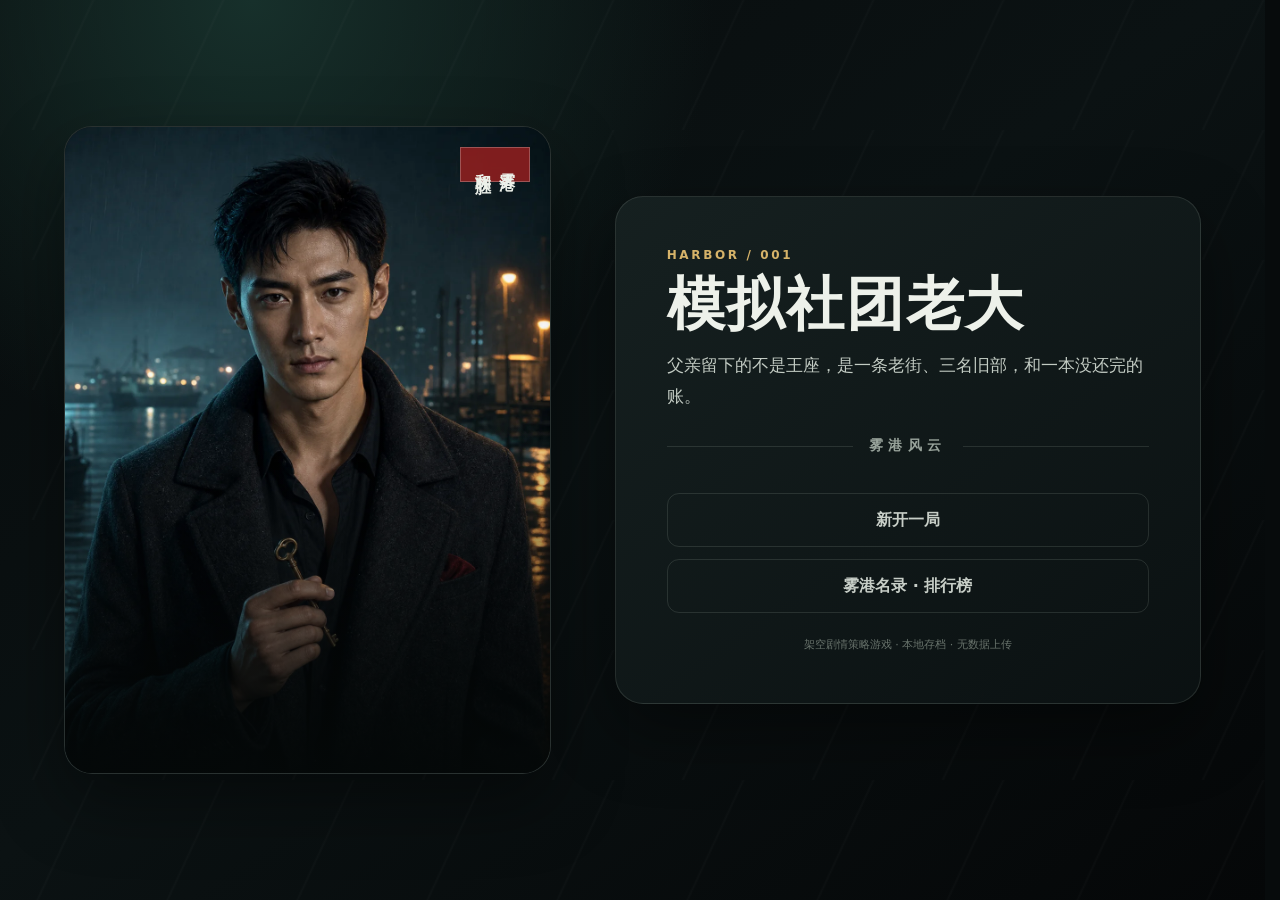
<file: index.html>
<!doctype html>
<html lang="zh-CN">
<head>
  <meta charset="utf-8">
  <meta name="viewport" content="width=device-width,initial-scale=1,minimum-scale=1,maximum-scale=1,user-scalable=no,viewport-fit=cover">
  <meta name="theme-color" content="#090d0e">
  <meta name="description" content="接班父亲的和联胜，招人、血拼、吞并势力，一统架空港城雾港。">
  <title>模拟社团老大 · 雾港风云</title>
  <link rel="stylesheet" href="style.css?v=4">
</head>
<body>
  <div class="rain" aria-hidden="true"></div>

  <section id="menu" class="screen menu-screen">
    <div class="menu-portrait">
      <img src="assets/player.webp" alt="和联胜新任老大">
      <div class="portrait-fade"></div>
      <span class="vertical-seal">雾港<br>和联胜</span>
    </div>
    <div class="menu-card glass">
      <span class="eyebrow">HARBOR / 001</span>
      <h1>模拟社团老大</h1>
      <p class="subtitle">父亲留下的不是王座，是一条老街、三名旧部，和一本没还完的账。</p>
      <div class="title-rule"><i></i><b>雾港风云</b><i></i></div>
      <button id="continueBtn" class="primary-btn hidden" type="button"></button>
      <button id="newGameBtn" class="secondary-btn" type="button">新开一局</button>
      <button id="leaderboardBtn" class="secondary-btn" type="button">雾港名录 · 排行榜</button>
      <p class="fine-print">架空剧情策略游戏 · 本地存档 · 无数据上传</p>
    </div>
  </section>

  <section id="creator" class="screen creator-screen hidden">
    <div class="creator-art">
      <img src="assets/father.webp" alt="沈振海">
      <div class="portrait-fade"></div>
      <div class="creator-quote">
        <span>沈振海</span>
        <p>“人家敬的是我打下来的东西。你要他们敬你，就自己去拿。”</p>
      </div>
    </div>
    <div class="creator-card glass">
      <span class="eyebrow">第一章 · 接印</span>
      <h2>今晚过后，你代表和联胜</h2>

      <label class="field-block">
        <span>你的姓名</span>
        <input id="playerName" maxlength="8" value="沈川" autocomplete="off">
      </label>

      <div class="field-block">
        <span>父亲留给你的一句话</span>
        <div id="creedPicker" class="choice-grid">
          <button class="choice-card active" data-creed="yi" type="button">
            <b>义字当头</b><small>收编更强、伤员好得更快——劝降流</small>
          </button>
          <button class="choice-card" data-creed="wei" type="button">
            <b>人必须怕你</b><small>血拼更强，打赢震慑邻地——速攻流</small>
          </button>
          <button class="choice-card" data-creed="li" type="button">
            <b>钱要永远先到</b><small>收入高、招人和讲数便宜——经济流</small>
          </button>
        </div>
      </div>

      <div class="field-block">
        <span>雾港有多难拿</span>
        <div id="difficultyPicker" class="choice-grid difficulty-grid">
          <button class="choice-card active" data-difficulty="standard" type="button"><b>标准</b><small>对手会反攻，但会留给你喘气时间</small></button>
          <button class="choice-card" data-difficulty="hard" type="button"><b>艰难</b><small>收入更紧，敌人扩张和反攻更积极</small></button>
          <button class="choice-card" data-difficulty="brutal" type="button"><b>死战</b><small>一次惨败就可能丢掉整条街</small></button>
        </div>
      </div>

      <div class="field-block">
        <span>今年的雾港（每局随机的世道）</span>
        <div id="mutatorRoll" class="choice-grid mutator-grid"></div>
        <button id="rerollMutatorsBtn" class="secondary-btn reroll-btn" type="button">换一个年景</button>
      </div>

      <button id="startGameBtn" class="primary-btn" type="button">接过龙头印 <span>→</span></button>
    </div>
  </section>

  <section id="prologue" class="screen story-screen hidden" aria-live="polite">
    <div class="story-portrait">
      <img id="prologuePortrait" src="assets/father.webp" alt="剧情人物">
      <div class="portrait-fade"></div>
    </div>
    <div class="story-card glass">
      <span id="prologueKicker" class="eyebrow">序章</span>
      <h2 id="prologueTitle"></h2>
      <div id="prologueBody" class="story-body"></div>
      <div class="story-progress"><i id="prologueProgress"></i></div>
      <button id="nextPrologueBtn" class="primary-btn" type="button">继续 <span>→</span></button>
    </div>
  </section>

  <div id="game" class="game-shell hidden">
    <header class="topbar">
      <div class="brand-lockup">
        <span class="brand-seal">和</span>
        <div><h1>和联胜</h1><p id="chapterText">第一年 · 守住父业</p></div>
      </div>
      <div class="top-resources">
        <div><span>月份</span><b id="monthText">1 / 60</b></div>
        <div><span>行动点</span><b id="apText">3 / 3</b></div>
        <div><span>现金</span><b id="cashText">36万</b></div>
        <div><span>能战人手</span><b id="crewText">42</b><small id="crewBreakdown" class="crew-breakdown"></small></div>
        <button id="saveBtn" class="icon-btn" type="button" aria-label="保存进度">存</button>
        <button id="restartBtn" class="icon-btn" type="button" aria-label="重新开始">重</button>
      </div>
    </header>

    <main class="dashboard">
      <aside class="side-column">
        <article class="boss-card">
          <img src="assets/player.webp" alt="玩家立绘">
          <div class="portrait-fade"></div>
          <div class="boss-copy">
            <span id="creedBadge">义字当头</span>
            <h2 id="playerNameText">沈川</h2>
            <p>和联胜 · 话事人</p>
          </div>
        </article>

        <section class="side-panel glass">
          <div class="section-title"><h3>势力根基</h3><span id="territoryCount">1 / 8</span></div>
          <div class="meter-row"><span>士气</span><b id="moraleText">62</b></div><div class="meter"><i id="moraleBar"></i></div>
          <div class="meter-row"><span>声望</span><b id="repText">18</b></div><div class="meter gold"><i id="repBar"></i></div>
          <div class="meter-row"><span>街坊人心</span><b id="supportText">55</b></div><div class="meter jade"><i id="supportBar"></i></div>
          <div class="meter-row"><span>外部压力</span><b id="heatText">8</b></div><div class="meter red"><i id="heatBar"></i></div>
        </section>

        <section class="side-panel glass">
          <div class="section-title"><h3>本月收支</h3><span id="netIncomeText">+0万</span></div>
          <div id="incomeBreakdown" class="income-list"></div>
        </section>
      </aside>

      <section class="main-column">
        <nav id="gameNav" class="game-nav" aria-label="游戏功能">
          <button class="active" data-tab="hall"><span>堂</span>议事堂</button>
          <button data-tab="recruit"><span>人</span>招募</button>
          <button data-tab="map"><span>地</span>地盘</button>
          <button data-tab="battle"><span>战</span>血拼</button>
          <button data-tab="roster"><span>将</span>名册</button>
          <button data-tab="chronicle"><span>录</span>江湖录</button>
        </nav>

        <div class="turn-strip">
          <div><i class="live-dot"></i><b id="phaseText">守住父业</b><span id="turnHint">每月3个行动点</span></div>
          <button id="endMonthBtn" class="end-month-btn" type="button">结束本月</button>
        </div>

        <div id="panel" class="content-panel"></div>
      </section>
    </main>
  </div>

  <div id="modalMask" class="modal-mask hidden" role="presentation">
    <section id="modal" class="decision-modal" role="dialog" aria-modal="true" aria-labelledby="modalTitle">
      <div id="modalPortraitWrap" class="modal-portrait hidden"><img id="modalPortrait" alt="剧情人物"></div>
      <div class="modal-copy">
        <span id="modalKicker" class="eyebrow">雾港事件</span>
        <h2 id="modalTitle"></h2>
        <div id="modalBody" class="modal-body"></div>
        <div id="modalOptions" class="modal-options"></div>
      </div>
    </section>
  </div>

  <section id="ending" class="screen ending-screen hidden">
    <div class="ending-portrait"><img src="assets/player.webp" alt="雾港结局"><div class="portrait-fade"></div></div>
    <div id="endingBody" class="ending-card glass"></div>
  </section>

  <div id="toast" class="toast" role="status"></div>
  <script src="app.js"></script>
</body>
</html>
</file>
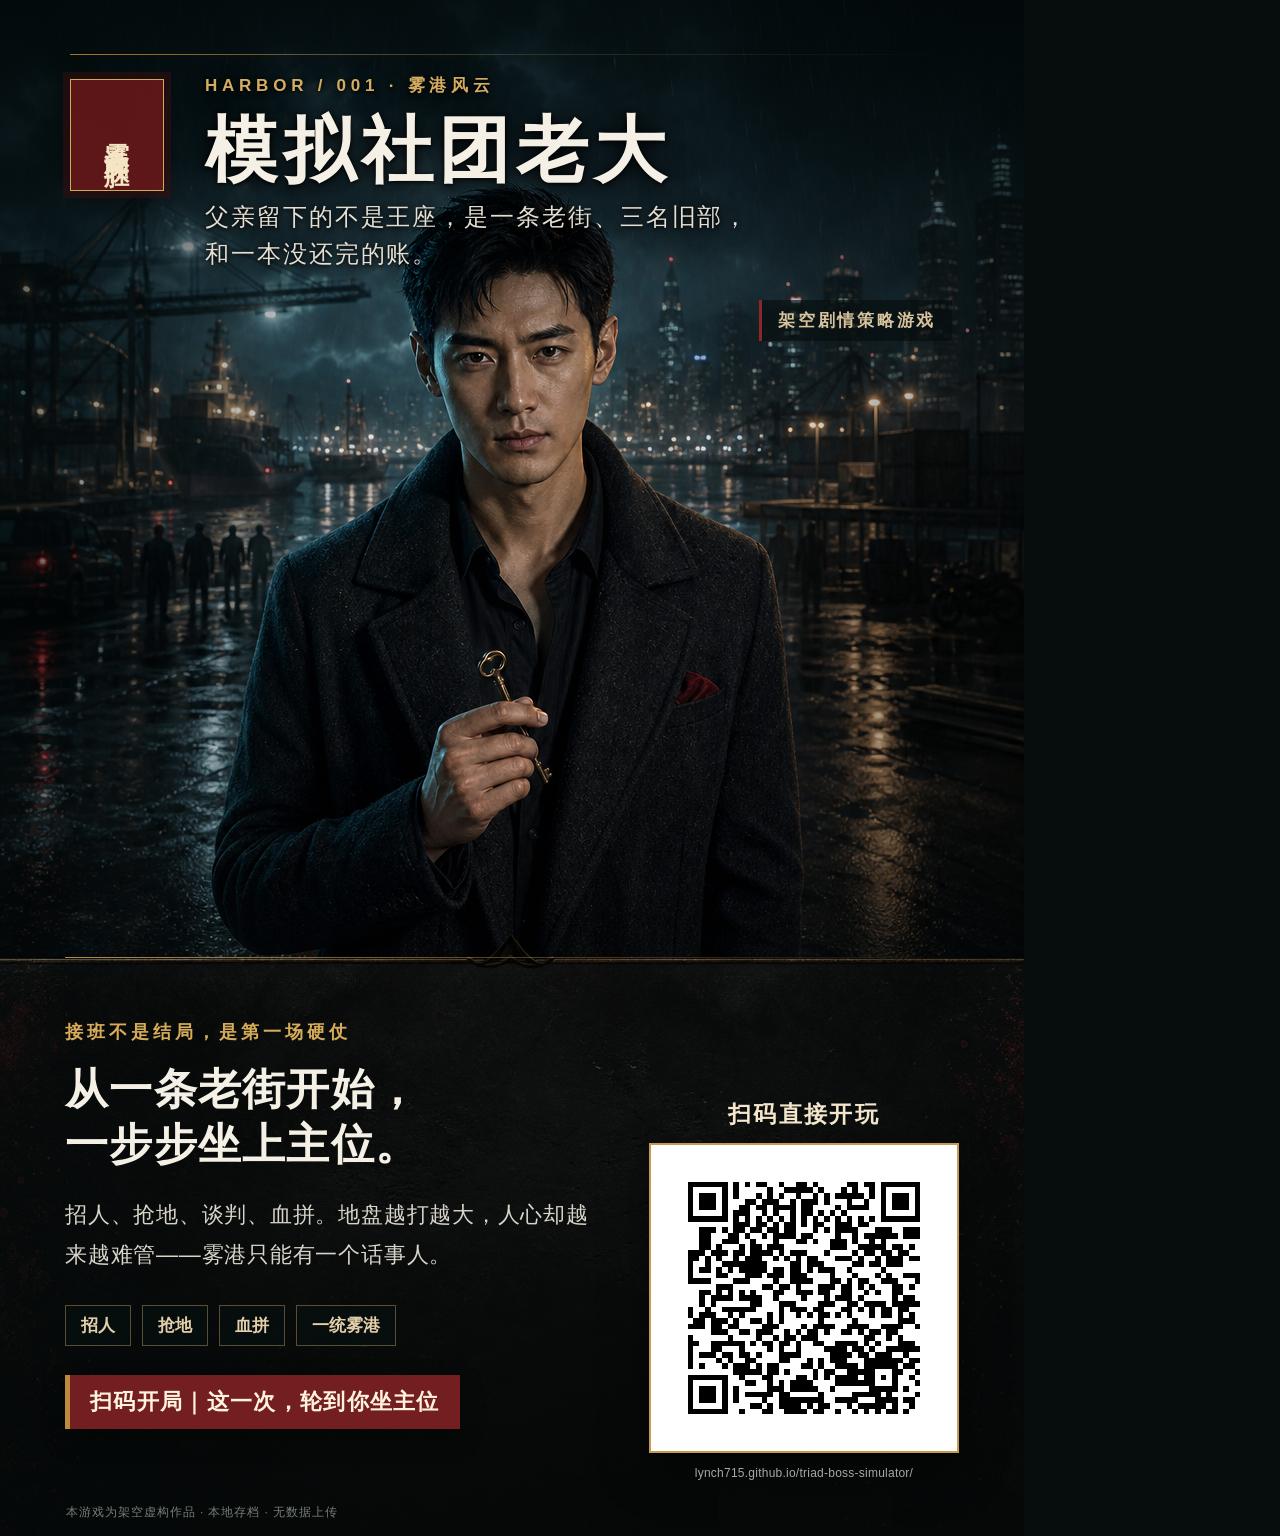
<file: 宣传物料/模拟社团老大-海报.html>
<!doctype html>
<html lang="zh-CN">
<head>
  <meta charset="utf-8">
  <meta name="viewport" content="width=device-width, initial-scale=1">
  <title>模拟社团老大｜宣传海报</title>
  <style>
    * { box-sizing: border-box; }
    html, body { margin: 0; width: 1024px; height: 1536px; overflow: hidden; }
    body {
      background: #070d0c;
      color: #f5f0e5;
      font-family: "Songti SC", "STSong", "Noto Serif CJK SC", serif;
    }
    .poster {
      position: relative;
      width: 1024px;
      height: 1536px;
      overflow: hidden;
      isolation: isolate;
      background: #070d0c url("./模拟社团老大-海报底图-imagegen.png") center / cover no-repeat;
    }
    .poster::before {
      content: "";
      position: absolute;
      inset: 0;
      z-index: -1;
      background:
        linear-gradient(180deg, rgba(2, 8, 8, .72) 0, rgba(3, 10, 10, .13) 22%, rgba(3, 9, 9, 0) 52%, rgba(3, 8, 8, .12) 63%, rgba(3, 6, 6, .74) 100%),
        linear-gradient(90deg, rgba(2, 8, 8, .5), transparent 35%, transparent 70%, rgba(2, 8, 8, .28));
    }
    .top-rule {
      position: absolute;
      top: 54px;
      left: 70px;
      right: 70px;
      height: 1px;
      background: linear-gradient(90deg, #a87632, rgba(202, 169, 98, .2), transparent);
    }
    .seal {
      position: absolute;
      top: 79px;
      left: 70px;
      width: 94px;
      height: 112px;
      border: 1px solid #d0a95b;
      background: rgba(104, 24, 25, .9);
      box-shadow: 0 0 0 7px rgba(59, 14, 14, .5), 0 14px 38px rgba(0, 0, 0, .4);
      display: grid;
      place-items: center;
      color: #f4e5c4;
      font: 700 25px/1.25 "STKaiti", "Kaiti SC", serif;
      letter-spacing: .2em;
      writing-mode: vertical-rl;
    }
    .masthead {
      position: absolute;
      top: 76px;
      left: 205px;
      right: 70px;
      text-shadow: 0 3px 20px #000, 0 1px 4px #000;
    }
    .eyebrow {
      color: #d5ad61;
      font: 600 17px/1.2 -apple-system, BlinkMacSystemFont, "PingFang SC", sans-serif;
      letter-spacing: .28em;
      text-transform: uppercase;
    }
    h1 {
      margin: 18px 0 10px;
      font-size: 72px;
      line-height: 1.04;
      font-weight: 700;
      letter-spacing: .08em;
    }
    .subtitle {
      margin: 0;
      color: #e4dfd3;
      font-size: 24px;
      line-height: 1.55;
      letter-spacing: .08em;
    }
    .chapter {
      position: absolute;
      top: 300px;
      right: 72px;
      padding: 10px 16px;
      border-left: 3px solid #8c2728;
      background: rgba(5, 12, 12, .62);
      color: #d7c39d;
      font: 600 17px/1.25 -apple-system, BlinkMacSystemFont, "PingFang SC", sans-serif;
      letter-spacing: .16em;
    }
    .bottom {
      position: absolute;
      left: 0;
      right: 0;
      bottom: 0;
      height: 579px;
      padding: 58px 65px 50px;
      display: grid;
      grid-template-columns: 1fr 310px;
      gap: 46px;
      background: linear-gradient(180deg, rgba(13, 14, 14, .08), rgba(7, 10, 10, .34));
    }
    .bottom::before {
      content: "";
      position: absolute;
      top: 0;
      left: 65px;
      right: 65px;
      height: 1px;
      background: linear-gradient(90deg, #b78943, rgba(183, 137, 67, .45), transparent);
    }
    .pitch { padding-top: 7px; }
    .kicker {
      color: #d7ac59;
      font: 700 18px/1.2 -apple-system, BlinkMacSystemFont, "PingFang SC", sans-serif;
      letter-spacing: .22em;
    }
    .hook {
      margin: 18px 0 22px;
      font-size: 43px;
      line-height: 1.3;
      font-weight: 700;
      letter-spacing: .03em;
    }
    .body-copy {
      margin: 0;
      max-width: 525px;
      color: #d7d4ca;
      font: 400 22px/1.8 -apple-system, BlinkMacSystemFont, "PingFang SC", sans-serif;
      letter-spacing: .035em;
    }
    .mechanics {
      display: flex;
      gap: 11px;
      margin-top: 30px;
      font: 650 17px/1 -apple-system, BlinkMacSystemFont, "PingFang SC", sans-serif;
    }
    .mechanics span {
      padding: 11px 15px;
      border: 1px solid rgba(204, 168, 98, .42);
      background: rgba(7, 17, 16, .56);
      color: #e3cfaa;
    }
    .cta {
      margin-top: 29px;
      display: inline-block;
      padding: 13px 20px;
      border-left: 5px solid #bd8a3d;
      background: #731f22;
      color: #fff3da;
      font: 700 22px/1.3 -apple-system, BlinkMacSystemFont, "PingFang SC", sans-serif;
      letter-spacing: .06em;
      box-shadow: 0 10px 24px rgba(0, 0, 0, .25);
    }
    .qr-wrap {
      align-self: end;
      text-align: center;
      transform: translateY(-4px);
    }
    .qr-label {
      margin-bottom: 14px;
      color: #f3e6ca;
      font: 700 23px/1.3 -apple-system, BlinkMacSystemFont, "PingFang SC", sans-serif;
      letter-spacing: .1em;
    }
    .qr-frame {
      width: 310px;
      height: 310px;
      padding: 14px;
      border: 2px solid #c59a51;
      background: #fff;
      box-shadow: 0 18px 45px rgba(0, 0, 0, .45);
    }
    .qr-frame img { display: block; width: 278px; height: 278px; image-rendering: pixelated; }
    .url {
      margin-top: 13px;
      color: #a7aaa3;
      font: 500 12px/1.3 -apple-system, BlinkMacSystemFont, sans-serif;
      letter-spacing: .02em;
      white-space: nowrap;
    }
    .fiction {
      position: absolute;
      left: 66px;
      bottom: 18px;
      color: #777e78;
      font: 400 12px/1 -apple-system, BlinkMacSystemFont, "PingFang SC", sans-serif;
      letter-spacing: .08em;
    }
  </style>
</head>
<body>
  <main class="poster" aria-label="模拟社团老大游戏宣传海报">
    <div class="top-rule"></div>
    <div class="seal">雾港和联胜</div>
    <header class="masthead">
      <div class="eyebrow">HARBOR / 001 · 雾港风云</div>
      <h1>模拟社团老大</h1>
      <p class="subtitle">父亲留下的不是王座，是一条老街、三名旧部，<br>和一本没还完的账。</p>
    </header>
    <div class="chapter">架空剧情策略游戏</div>

    <section class="bottom">
      <div class="pitch">
        <div class="kicker">接班不是结局，是第一场硬仗</div>
        <div class="hook">从一条老街开始，<br>一步步坐上主位。</div>
        <p class="body-copy">招人、抢地、谈判、血拼。地盘越打越大，人心却越来越难管——雾港只能有一个话事人。</p>
        <div class="mechanics"><span>招人</span><span>抢地</span><span>血拼</span><span>一统雾港</span></div>
        <div class="cta">扫码开局｜这一次，轮到你坐主位</div>
      </div>
      <div class="qr-wrap">
        <div class="qr-label">扫码直接开玩</div>
        <div class="qr-frame"><img src="./模拟社团老大-游戏二维码.png" alt="游戏二维码"></div>
        <div class="url">lynch715.github.io/triad-boss-simulator/</div>
      </div>
    </section>
    <div class="fiction">本游戏为架空虚构作品 · 本地存档 · 无数据上传</div>
  </main>
</body>
</html>
</file>
<file: style.css>
:root{
  --bg:#070b0c;--panel:#0f1617;--panel2:#151d1e;--line:rgba(222,232,221,.12);
  --text:#edf1ea;--muted:#98a39b;--gold:#d6b369;--gold2:#80622c;--jade:#68b595;
  --red:#c94b4b;--green:#5fbf82;--shadow:0 28px 70px rgba(0,0,0,.42);
  font-family:"PingFang SC","Microsoft YaHei",system-ui,sans-serif;color-scheme:dark
}
*{box-sizing:border-box}html{background:var(--bg);scrollbar-gutter:stable;touch-action:manipulation;-webkit-text-size-adjust:100%;text-size-adjust:100%}body{margin:0;min-height:100vh;background:radial-gradient(circle at 20% 0,#17302b 0,transparent 34%),linear-gradient(145deg,#080c0d,#0b1213 48%,#050708);color:var(--text);overflow-x:hidden}button,input{font:inherit}button{color:inherit}button:focus-visible,input:focus-visible{outline:2px solid var(--gold);outline-offset:2px}.hidden{display:none!important}
.rain{position:fixed;inset:0;pointer-events:none;opacity:.18;background-image:linear-gradient(115deg,transparent 0 48%,rgba(255,255,255,.1) 49%,transparent 50%);background-size:130px 130px;mix-blend-mode:screen;z-index:0}.screen,.game-shell{position:relative;z-index:1;min-height:100vh}.glass{background:linear-gradient(145deg,rgba(23,33,33,.94),rgba(12,18,19,.88));border:1px solid var(--line);box-shadow:var(--shadow);backdrop-filter:blur(18px)}
.menu-screen,.creator-screen,.story-screen,.ending-screen{display:grid;grid-template-columns:minmax(320px,540px) minmax(420px,620px);gap:64px;align-items:center;justify-content:center;padding:clamp(28px,5vw,80px)}
.menu-portrait,.creator-art,.story-portrait,.ending-portrait{height:min(72vh,720px);position:relative;border-radius:28px;overflow:hidden;border:1px solid var(--line);box-shadow:var(--shadow);background:#101718}.menu-portrait img,.creator-art img,.story-portrait img,.ending-portrait img,.boss-card img,.modal-portrait img{width:100%;height:100%;object-fit:cover;display:block}.portrait-fade{position:absolute;inset:0;background:linear-gradient(180deg,transparent 45%,rgba(4,8,8,.96) 100%)}.vertical-seal{position:absolute;right:20px;top:20px;padding:12px 10px;background:rgba(147,31,31,.86);border:1px solid rgba(255,255,255,.24);font-family:serif;font-weight:800;letter-spacing:.18em;line-height:1.5;writing-mode:vertical-rl}.menu-card,.creator-card,.story-card,.ending-card{padding:clamp(28px,4vw,54px);border-radius:28px}.eyebrow{display:block;color:var(--gold);font-size:12px;letter-spacing:.22em;text-transform:uppercase;font-weight:800}.menu-card h1,.creator-card h2,.story-card h2,.ending-card h1{margin:12px 0 14px;font-family:serif;font-size:clamp(32px,4.5vw,62px);line-height:1.08;letter-spacing:.03em}.menu-card .subtitle{color:#c2cbc3;font-size:17px;line-height:1.8;margin:0 0 26px}.title-rule{display:flex;align-items:center;gap:16px;margin:26px 0}.title-rule i{height:1px;background:var(--line);flex:1}.title-rule b{font-family:serif;letter-spacing:.4em;font-size:14px;color:var(--muted)}.primary-btn,.secondary-btn{border-radius:12px;min-height:54px;padding:14px 20px;border:1px solid transparent;font-weight:800;cursor:pointer;transition:.2s;width:100%}.primary-btn{background:linear-gradient(135deg,#d4b16a,#9b7434);color:#10110d}.primary-btn:hover{transform:translateY(-2px);filter:brightness(1.08)}.secondary-btn{margin-top:12px;background:transparent;border-color:var(--line);color:#c7cec7}.secondary-btn:hover{border-color:var(--gold);color:var(--gold)}.fine-print{margin:24px 0 0;color:#68736c;font-size:11px;text-align:center}
.creator-quote{position:absolute;left:28px;right:28px;bottom:28px}.creator-quote span{color:var(--gold);font-size:12px;letter-spacing:.18em}.creator-quote p{font-family:serif;font-size:20px;line-height:1.65;margin:8px 0 0}.creator-card h2{font-size:clamp(28px,3.4vw,46px)}.field-block{display:block;margin:24px 0}.field-block>span{display:block;margin-bottom:10px;color:#c6cec7;font-size:13px;font-weight:700}.field-block input{width:100%;height:52px;padding:0 14px;border-radius:10px;border:1px solid var(--line);background:#090e0f;color:var(--text);font-size:18px}.choice-grid{display:grid;grid-template-columns:repeat(3,1fr);gap:10px}.choice-card{border:1px solid var(--line);background:#0a1011;border-radius:12px;padding:14px;text-align:left;cursor:pointer;min-height:92px}.choice-card b{display:block;margin-bottom:7px}.choice-card small{display:block;color:var(--muted);line-height:1.5}.choice-card.active{border-color:var(--gold);background:rgba(214,179,105,.1);box-shadow:inset 0 0 0 1px rgba(214,179,105,.2)}
.story-card h2{font-size:clamp(34px,4vw,52px)}.story-body,.modal-body{font-size:16px;line-height:1.9;color:#c8d0ca}.story-body p,.modal-body p{margin:0 0 14px}.dialogue{color:#f0d69d;font-family:serif}.story-progress{height:3px;background:rgba(255,255,255,.08);margin:28px 0 18px;overflow:hidden;border-radius:2px}.story-progress i{display:block;height:100%;width:0;background:var(--gold);transition:.35s}
.topbar{height:78px;position:sticky;top:0;z-index:20;background:rgba(7,11,12,.92);backdrop-filter:blur(16px);border-bottom:1px solid var(--line);display:flex;align-items:center;justify-content:space-between;padding:0 26px}.brand-lockup{display:flex;align-items:center;gap:12px}.brand-seal{width:40px;height:40px;border:1px solid #b94949;background:#751f1f;display:grid;place-items:center;font-family:serif;font-weight:900;font-size:21px;box-shadow:inset 0 0 0 3px rgba(0,0,0,.2)}.brand-lockup h1{font-size:18px;margin:0;font-family:serif;letter-spacing:.08em}.brand-lockup p{font-size:11px;color:var(--muted);margin:3px 0 0}.top-resources{display:flex;gap:8px;align-items:center}.top-resources>div{min-width:86px;border-left:1px solid var(--line);padding-left:12px}.top-resources span{display:block;color:var(--muted);font-size:10px}.top-resources b{display:block;margin-top:2px;font-size:14px}.icon-btn{width:38px;height:38px;border:1px solid var(--line);background:#101617;border-radius:9px;cursor:pointer;font-size:12px}.dashboard{display:grid;grid-template-columns:270px minmax(0,1fr);gap:22px;padding:22px;max-width:1500px;margin:auto}.side-column{display:flex;flex-direction:column;gap:14px}.boss-card{height:356px;position:relative;overflow:hidden;border:1px solid var(--line);border-radius:20px;background:#101718;box-shadow:var(--shadow)}.boss-copy{position:absolute;bottom:18px;left:18px;right:18px}.boss-copy span{display:inline-block;padding:5px 8px;background:rgba(112,27,27,.82);border:1px solid rgba(255,255,255,.12);font-size:10px;letter-spacing:.12em}.boss-copy h2{margin:8px 0 2px;font-size:28px;font-family:serif}.boss-copy p{margin:0;color:#b3bdb5;font-size:12px}.side-panel{padding:16px;border-radius:16px;box-shadow:none}.section-title{display:flex;align-items:center;justify-content:space-between;margin-bottom:12px}.section-title h3{font-size:13px;margin:0}.section-title span{font-size:11px;color:var(--gold)}.meter-row{display:flex;justify-content:space-between;font-size:11px;color:var(--muted);margin:9px 0 5px}.meter{height:5px;background:#050808;border-radius:5px;overflow:hidden}.meter i{display:block;height:100%;background:#77857a;width:0;transition:.3s}.meter.gold i{background:var(--gold)}.meter.jade i{background:var(--jade)}.meter.red i{background:var(--red)}.income-list{display:grid;gap:7px}.income-item{display:flex;justify-content:space-between;font-size:11px;color:var(--muted)}.income-item b{color:#cbd3cc}.main-column{min-width:0}.game-nav{display:grid;grid-template-columns:repeat(6,1fr);border:1px solid var(--line);background:#0b1112;border-radius:14px;overflow:hidden}.game-nav button{border:0;border-right:1px solid var(--line);background:transparent;color:var(--muted);padding:11px 8px;cursor:pointer;font-size:12px}.game-nav button:last-child{border-right:0}.game-nav button span{display:block;margin-bottom:2px;color:#68716c;font-family:serif;font-size:18px}.game-nav button.active{background:linear-gradient(180deg,rgba(214,179,105,.13),transparent);color:var(--gold);box-shadow:inset 0 -2px var(--gold)}.turn-strip{display:flex;align-items:center;justify-content:space-between;margin:12px 0;padding:12px 14px;border:1px solid var(--line);background:#0b1112;border-radius:12px}.turn-strip>div{display:flex;align-items:center;gap:9px}.turn-strip b{font-size:13px}.turn-strip span{font-size:11px;color:var(--muted)}.live-dot{width:7px;height:7px;border-radius:50%;background:#d1ae65;box-shadow:0 0 12px #d1ae65}.end-month-btn,.small-btn{border:1px solid rgba(214,179,105,.38);background:rgba(214,179,105,.08);color:var(--gold);border-radius:8px;padding:8px 13px;cursor:pointer;font-size:12px;font-weight:700}.end-month-btn:disabled,.small-btn:disabled{opacity:.38;cursor:not-allowed}.content-panel{min-height:670px;border:1px solid var(--line);background:linear-gradient(160deg,rgba(17,24,25,.96),rgba(8,13,14,.98));border-radius:18px;padding:20px;box-shadow:var(--shadow)}
.hero-panel{padding:23px;border:1px solid var(--line);background:radial-gradient(circle at 90% 0,rgba(79,125,102,.14),transparent 44%),#0b1112;border-radius:16px}.hero-panel h2{font-size:clamp(24px,3vw,38px);font-family:serif;margin:8px 0}.hero-panel p{color:var(--muted);line-height:1.7;max-width:860px}.metric-grid{display:grid;grid-template-columns:repeat(4,1fr);gap:8px;margin-top:17px}.metric{padding:12px;border:1px solid var(--line);background:rgba(255,255,255,.02);border-radius:10px}.metric b{display:block;font-size:20px;color:#e9dcc0}.metric span{font-size:10px;color:var(--muted)}.section-head{display:flex;align-items:center;justify-content:space-between;margin:22px 2px 12px}.section-head h2{font-size:16px;margin:0}.section-head>span{font-size:11px;color:var(--muted)}.action-grid,.card-grid,.officer-grid,.territory-grid{display:grid;grid-template-columns:repeat(3,minmax(0,1fr));gap:10px}.action-card,.info-card,.recruit-card,.officer-card,.territory-card,.battle-card{position:relative;border:1px solid var(--line);background:#0a1011;border-radius:14px;padding:15px;overflow:hidden}.officer-card:not(.portrait-card)>.card-copy{padding:0}.action-card h3,.info-card h3,.recruit-card h3,.officer-card h3,.territory-card h3{margin:6px 0;font-size:15px}.action-card p,.info-card p,.recruit-card p,.officer-card p,.territory-card p{font-size:11px;color:var(--muted);line-height:1.55}.action-icon{font-family:serif;font-size:25px;color:var(--gold)}.tag-row,.effect-row,.stat-chips{display:flex;gap:5px;flex-wrap:wrap;margin:10px 0}.tag,.effect-row span,.stat-chips span{border:1px solid var(--line);border-radius:999px;padding:4px 7px;color:#aab4ac;font-size:9px}.action-card button,.recruit-card button,.territory-card button,.battle-card button{width:100%;border:1px solid var(--line);background:#11191a;border-radius:8px;padding:9px;cursor:pointer;font-size:11px;font-weight:700}.action-card button:hover,.recruit-card button:hover,.territory-card button:hover{border-color:var(--gold);color:var(--gold)}.action-card button:disabled,.recruit-card button:disabled,.territory-card button:disabled{opacity:.38;cursor:not-allowed}.action-card.used{opacity:.62}.feedback-banner{margin:12px 0;padding:14px 16px;border-left:3px solid var(--gold);background:rgba(214,179,105,.07);border-radius:0 10px 10px 0}.feedback-banner b{display:block;font-size:12px;color:var(--gold)}.feedback-banner p{margin:5px 0 0;color:#bdc6be;font-size:12px;line-height:1.55}
.portrait-card{padding:0;min-height:250px}.portrait-card>img{height:auto;width:100%;aspect-ratio:4/3;object-fit:cover;object-position:center 15%;display:block;filter:saturate(.84);background:#0c1213}.portrait-card .card-copy{padding:13px}.portrait-card .role-line{display:flex;justify-content:space-between;align-items:center}.portrait-card .role-line span{color:var(--gold);font-size:10px}.loyalty-track{height:4px;background:#050808;margin-top:8px}.loyalty-track i{display:block;height:100%;background:var(--jade)}.officer-card.injured{border-color:rgba(201,75,75,.45)}.officer-card.enemy{filter:saturate(.65)}.officer-card .portrait-badge{position:absolute;top:8px;right:8px;background:rgba(5,8,8,.78);border:1px solid var(--line);padding:4px 7px;font-size:9px}.common-avatar{height:72px;width:72px;border-radius:12px;background:linear-gradient(145deg,#24302f,#111718);display:grid;place-items:center;color:var(--gold);font-family:serif;font-size:25px;border:1px solid var(--line);float:right;margin-left:8px}
.map-shell{position:relative;padding:8px}.territory-grid{grid-template-columns:repeat(4,minmax(0,1fr))}.territory-card{min-height:185px;border-top:3px solid var(--owner-color,#65706a)}.territory-card.mine{box-shadow:inset 0 0 28px rgba(95,191,130,.06)}.territory-card.attackable{border-color:rgba(214,179,105,.42)}.territory-card.locked{opacity:.48}.territory-owner{font-size:10px;color:var(--owner-color,#98a39b);font-weight:800}.territory-bonus{min-height:34px}.territory-actions{display:flex;gap:6px}.territory-actions button{flex:1}.map-legend{display:flex;gap:12px;flex-wrap:wrap;margin:12px 0;color:var(--muted);font-size:10px}.map-legend i{display:inline-block;width:9px;height:9px;border-radius:50%;margin-right:4px}
.battle-layout{display:grid;grid-template-columns:1.05fr .95fr;gap:12px}.battle-targets{display:grid;gap:7px}.target-row{display:flex;align-items:center;justify-content:space-between;border:1px solid var(--line);padding:11px;border-radius:10px;background:#0a1011;cursor:pointer}.target-row.active{border-color:var(--gold);background:rgba(214,179,105,.08)}.target-row b{font-size:12px}.target-row span{font-size:10px;color:var(--muted)}.battle-form{border:1px solid var(--line);background:#0a1011;border-radius:14px;padding:15px}.form-label{display:block;color:#bfc8c0;font-size:11px;margin:14px 0 8px}.tactic-grid{display:grid;grid-template-columns:repeat(2,1fr);gap:6px}.tactic-btn{border:1px solid var(--line);background:#101718;border-radius:8px;padding:9px;cursor:pointer;font-size:10px}.tactic-btn.active{border-color:var(--gold);color:var(--gold)}.leader-checks{display:grid;grid-template-columns:repeat(2,1fr);gap:6px}.leader-check{position:relative}.leader-check input{position:absolute;opacity:0;pointer-events:none}.leader-check label{display:block;border:1px solid var(--line);background:#101718;padding:8px;border-radius:8px;cursor:pointer;font-size:10px}.leader-check input:checked+label{border-color:var(--jade);color:#bfe7d2;background:rgba(104,181,149,.08)}.troop-range{width:100%;accent-color:var(--gold)}.battle-estimate{padding:10px;border:1px dashed var(--line);border-radius:8px;color:var(--muted);font-size:11px;line-height:1.6}.launch-btn{margin-top:14px;background:linear-gradient(135deg,#8f2727,#5d1616)!important;border-color:#a74444!important;color:#fff!important;min-height:44px}.battle-report{display:grid;gap:10px}.battle-stage{display:grid;grid-template-columns:70px 1fr;gap:12px;padding:14px;border:1px solid var(--line);background:#0a1011;border-radius:12px}.battle-stage time{font-family:serif;color:var(--gold);font-size:13px}.battle-stage h3{margin:0 0 5px;font-size:14px}.battle-stage p{margin:0;color:var(--muted);font-size:11px;line-height:1.6}.result-score{display:flex;justify-content:center;align-items:center;gap:20px;padding:20px;text-align:center}.result-score strong{font-family:serif;font-size:42px}.result-score span{font-size:12px;color:var(--muted)}
.chronicle{display:grid;gap:8px}.log-row{display:grid;grid-template-columns:70px 1fr;gap:12px;padding:12px;border-bottom:1px solid var(--line)}.log-row time{color:var(--gold);font-size:10px}.log-row b{font-size:12px}.log-row p{margin:4px 0 0;color:var(--muted);font-size:11px;line-height:1.5}.empty-state{padding:45px 20px;border:1px dashed var(--line);text-align:center;color:var(--muted);border-radius:14px;font-size:12px}.warning-card{border-color:rgba(201,75,75,.35);background:rgba(116,29,29,.1)}
.modal-mask{position:fixed;z-index:50;inset:0;background:rgba(0,0,0,.76);backdrop-filter:blur(9px);display:grid;place-items:center;padding:20px}.decision-modal{display:grid;grid-template-columns:300px minmax(380px,580px);max-width:900px;width:100%;max-height:90vh;background:#101718;border:1px solid var(--line);border-radius:22px;overflow:hidden;box-shadow:0 35px 100px #000}.modal-portrait{min-height:520px;background:#0c1213}.modal-copy{padding:28px;overflow:auto;max-height:90vh}.modal-copy h2{font-family:serif;font-size:32px;margin:8px 0 15px}.modal-options{display:grid;gap:8px;margin-top:18px}.option-btn{border:1px solid var(--line);background:#0a1011;border-radius:10px;padding:13px;text-align:left;cursor:pointer}.option-btn b{display:block;font-size:12px}.option-btn span{display:block;color:var(--muted);font-size:10px;margin-top:4px;line-height:1.45}.option-btn:hover{border-color:var(--gold)}.option-btn.danger{border-color:rgba(201,75,75,.42)}.option-btn.gold{border-color:rgba(214,179,105,.52);background:rgba(214,179,105,.06)}.toast{position:fixed;z-index:80;left:50%;bottom:28px;transform:translate(-50%,20px);opacity:0;background:#e2c47e;color:#17130b;padding:10px 16px;border-radius:8px;font-weight:800;font-size:11px;transition:.25s;pointer-events:none}.toast.show{opacity:1;transform:translate(-50%,0)}
.ending-card{max-width:680px}.ending-card h1{font-size:50px}.ending-stats{display:grid;grid-template-columns:repeat(4,1fr);gap:8px;margin:20px 0}.ending-stats div{padding:12px;border:1px solid var(--line);border-radius:10px;text-align:center}.ending-stats b{display:block;font-size:20px;color:var(--gold)}.ending-stats span{font-size:9px;color:var(--muted)}
@media(max-width:1100px){.dashboard{grid-template-columns:230px minmax(0,1fr)}.territory-grid{grid-template-columns:repeat(3,1fr)}.action-grid,.card-grid,.officer-grid{grid-template-columns:repeat(2,1fr)}.menu-screen,.creator-screen,.story-screen,.ending-screen{gap:28px;padding:30px}.choice-grid{grid-template-columns:1fr}.creator-art{height:680px}}
@media(max-width:760px){body{padding-bottom:env(safe-area-inset-bottom)}.menu-screen,.creator-screen,.story-screen,.ending-screen{display:block;padding:0;min-height:100svh}.menu-portrait,.creator-art,.story-portrait,.ending-portrait{height:46svh;border-radius:0;border:0}.menu-card,.creator-card,.story-card,.ending-card{position:relative;margin:-28px 12px 16px;padding:24px 18px;border-radius:20px}.menu-card h1{font-size:35px}.creator-card h2,.story-card h2{font-size:30px}.creator-quote{left:18px;right:18px;bottom:44px}.creator-quote p{font-size:16px}.difficulty-grid{grid-template-columns:1fr}.topbar{height:auto;min-height:70px;padding:10px 12px;align-items:flex-start}.brand-lockup{padding-top:2px}.brand-lockup p{max-width:118px}.top-resources{display:grid;grid-template-columns:repeat(4,1fr);gap:3px;flex:1;margin-left:10px}.top-resources>div{min-width:0;border-left:0;padding:3px 4px;background:#0e1415;border-radius:6px}.top-resources span{font-size:8px}.top-resources b{font-size:11px}.top-resources .icon-btn{display:none}.dashboard{display:block;padding:10px}.side-column{display:grid;grid-template-columns:120px 1fr;gap:8px;margin-bottom:9px}.boss-card{height:188px;border-radius:14px;grid-row:span 2}.boss-copy{left:10px;bottom:10px}.boss-copy h2{font-size:19px}.boss-copy p{font-size:9px}.boss-copy span{font-size:8px}.side-panel{padding:11px;border-radius:12px}.side-panel:last-child{display:none}.section-title{margin-bottom:6px}.meter-row{margin:6px 0 3px}.game-nav{grid-template-columns:repeat(3,1fr);position:sticky;top:70px;z-index:18;border-radius:11px}.game-nav button{min-height:44px;border-bottom:1px solid var(--line);padding:7px 4px;font-size:10px;touch-action:manipulation}.game-nav button:nth-child(3n){border-right:0}.game-nav button:nth-child(n+4){border-bottom:0}.game-nav button span{display:inline;margin-right:4px;font-size:13px}.turn-strip{margin:8px 0;padding:9px}.turn-strip>div{display:block}.turn-strip .live-dot{display:inline-block;margin-right:4px}.turn-strip span{display:block;margin-top:2px}.content-panel{min-height:520px;padding:11px;border-radius:13px}.hero-panel{padding:16px}.hero-panel h2{font-size:25px}.hero-panel p{font-size:11px}.metric-grid{grid-template-columns:repeat(2,1fr)}.action-grid,.card-grid,.officer-grid,.territory-grid{grid-template-columns:1fr 1fr;gap:7px}.action-card,.info-card,.recruit-card,.officer-card,.territory-card{padding:11px}.portrait-card>img{height:auto;aspect-ratio:4/3;object-position:center 15%}.territory-card{min-height:173px}.battle-layout{grid-template-columns:1fr}.leader-checks{grid-template-columns:1fr 1fr}.modal-mask{padding:8px}.decision-modal{grid-template-columns:1fr;max-height:94svh}.modal-portrait{min-height:0;height:230px}.modal-copy{padding:18px;max-height:66svh}.modal-copy h2{font-size:27px}.ending-stats{grid-template-columns:repeat(2,1fr)}}
@media(max-width:390px){.action-grid,.card-grid,.officer-grid,.territory-grid{grid-template-columns:1fr}.side-column{grid-template-columns:108px 1fr}.boss-card{height:174px}.choice-card{min-height:76px}.battle-stage{grid-template-columns:56px 1fr}}
@media(prefers-reduced-motion:reduce){*{scroll-behavior:auto!important;transition:none!important}.rain{display:none}}
.momentum-wrap{margin:14px 0}
.momentum-rail{position:relative;height:12px;border-radius:7px;background:linear-gradient(90deg,rgba(201,75,75,.5),rgba(255,255,255,.08) 50%,rgba(95,191,130,.5));border:1px solid var(--line);overflow:hidden}
.momentum-rail i{position:absolute;top:0;bottom:0;width:3px;background:var(--gold);box-shadow:0 0 10px var(--gold)}
.momentum-label{display:flex;justify-content:space-between;align-items:center;font-size:11px;color:var(--muted);margin-top:6px}
.momentum-label b{color:var(--text);font-size:13px}
.stage-scroll{display:grid;gap:10px;margin:14px 0}
.stage-done{border-left:2px solid var(--gold2);padding:9px 13px;background:#0a1011;border-radius:0 10px 10px 0}
.stage-done time{color:var(--gold);font-size:11px;font-weight:700;display:block;margin-bottom:4px}
.stage-done p{font-size:12px;color:var(--muted);line-height:1.6;margin:0}
.proposal-grid{display:grid;gap:9px;margin-top:12px}
.proposal-btn{text-align:left;border:1px solid var(--line);background:#11191a;border-radius:10px;padding:12px 14px;cursor:pointer;display:grid;gap:3px}
.proposal-btn:hover{border-color:var(--gold);color:var(--gold)}
.proposal-btn b{font-size:13px}
.proposal-btn small{font-size:11px;color:var(--muted)}
.proposal-btn cite{font-style:normal;font-size:10px;color:var(--gold)}
.proposal-btn.quit{border-style:dashed;opacity:.82}

/* 人手三池细分：打完一仗能战数会暴跌，不标出整补/养伤玩家会以为人凭空没了 */
.crew-breakdown{display:block;font-size:11px;line-height:1.25;color:var(--muted);font-weight:400;letter-spacing:0;white-space:nowrap}
.crew-breakdown:empty{display:none}
.crew-breakdown .hurt{color:var(--red);display:inline}
.territory-card.settling{border-style:dashed}
.settling-tag{display:inline-block;margin-left:6px;padding:1px 6px;border-radius:999px;font-size:11px;background:rgba(181,74,74,.18);color:var(--red)}
.muted-note{margin:8px 0 0;font-size:13px;color:var(--muted)}

/* 可玩性扩展：世道条、姿态标注、委任与开局年景 */
.world-strip{margin-top:10px}
.world-strip span{background:rgba(196,150,73,.14);color:var(--gold,#c49649);border:1px solid rgba(196,150,73,.25)}
.mutator-grid{grid-template-columns:1fr 1fr}
.mutator-card{cursor:default;opacity:.95}
.reroll-btn{margin-top:8px;font-size:13px;padding:8px 14px}
.territory-actions{display:flex;gap:6px;flex-wrap:wrap}
.territory-actions button{flex:1;min-width:0}

/* 审计修复：克制标记配色、净收芯片、存档区、触控目标与安全区 */
.t-up,.t-down{font-style:normal;margin-left:4px;font-size:10px}
.t-up{color:var(--green)}
.t-down{color:var(--red)}
.world-strip span{font-size:11px}
.chip-pos{color:var(--green)!important;border-color:rgba(95,191,130,.35)!important;background:rgba(95,191,130,.08)!important}
.chip-neg{color:var(--red)!important;border-color:rgba(201,75,75,.4)!important;background:rgba(201,75,75,.1)!important}
.save-actions{display:flex;gap:10px}
.save-actions .small-btn{min-height:44px;flex:1;max-width:220px}
.danger-btn{border-color:rgba(201,75,75,.5)!important;color:var(--red)!important;background:rgba(201,75,75,.08)!important}
@media(max-width:760px){
  .topbar{padding-top:calc(10px + env(safe-area-inset-top))}
  .game-nav{top:calc(70px + env(safe-area-inset-top))}
  .action-card button,.recruit-card button,.territory-card button,.option-btn,.proposal-btn,.launch-btn{min-height:44px}
  .end-month-btn{min-height:44px;padding:10px 16px}
  .tactic-btn{font-size:12px;min-height:42px}
  .leader-check label{font-size:12px;min-height:42px;display:flex;align-items:center}
  .target-row{min-height:48px}
  .stat-chips span,.effect-row span,.tag{font-size:10px}
  .action-card p,.territory-card p,.recruit-card p,.officer-card p{font-size:12px}
  .battle-estimate,.form-label{font-size:12px}
  .story-body,.modal-body{font-size:15px}
  .option-btn b{font-size:13px}
  .option-btn span{font-size:11px}
  .mutator-grid{grid-template-columns:1fr}
  .log-row p{font-size:12px}
}

/* 月度盘点 */
.report-block{margin:0 0 12px;padding:10px 12px;border:1px solid var(--line);border-radius:10px;background:rgba(255,255,255,.02)}
.report-block b{display:block;font-size:11px;color:var(--gold);letter-spacing:.08em;margin-bottom:6px}
.report-block p{margin:0 0 6px;font-size:13px;line-height:1.6;color:#c8d0ca}
.report-block p:last-child{margin-bottom:0}
.report-block.warn{border-color:rgba(201,75,75,.35);background:rgba(116,29,29,.08)}
.report-block.warn b{color:var(--red)}
.rep-pos{color:var(--green)}
.rep-neg{color:var(--red)}

/* 雾港小地图 */
.fog-map-wrap{border:1px solid var(--line);border-radius:14px;background:radial-gradient(circle at 80% 20%,rgba(79,125,102,.12),transparent 50%),#0a1011;margin-bottom:12px;overflow-x:auto}
.fog-map{display:block;width:100%;min-width:560px;height:auto}
.map-edge{stroke:rgba(222,232,221,.16);stroke-width:2;fill:none}
.map-edge.curved{stroke-dasharray:5 5;stroke:rgba(222,232,221,.12)}
.map-node{cursor:pointer}
.map-node circle{stroke:rgba(0,0,0,.55);stroke-width:2;transition:.2s}
.map-node.mine circle{stroke:#eaf5ec;stroke-width:2.5}
.map-node.attackable circle{stroke:var(--gold);stroke-width:3}
.map-node.settling circle{stroke-dasharray:4 3}
.map-node:hover circle{r:16}
.map-name{fill:#c8d0ca;font-size:13px;text-anchor:middle;pointer-events:none}
.map-sub{fill:var(--gold);font-size:11px;text-anchor:middle;pointer-events:none}
.map-final{fill:#10110d;font-size:11px;font-weight:800;text-anchor:middle;pointer-events:none}
.map-node.mine .map-name{fill:#eaf5ec;font-weight:700}
.territory-card.flash{border-color:var(--gold);box-shadow:0 0 0 2px rgba(214,179,105,.4)}
@media(max-width:760px){.map-name{font-size:15px}.map-sub{font-size:13px}}

/* 雾港名录（排行榜） */
.lb-note{font-size:12px;color:var(--muted);margin:0 0 10px}
.lb-scroll{max-height:46vh;overflow-y:auto;border:1px solid var(--line);border-radius:10px}
.lb-table{width:100%;border-collapse:collapse;font-size:13px}
.lb-table th{position:sticky;top:0;background:#131b1c;color:var(--gold);font-size:11px;letter-spacing:.06em;text-align:left;padding:8px 10px;border-bottom:1px solid var(--line)}
.lb-table td{padding:8px 10px;border-bottom:1px solid rgba(222,232,221,.07);color:#c8d0ca}
.lb-table tr:first-child td{color:var(--gold)}
.lb-table tr.lb-me td{background:rgba(214,179,105,.1);color:#eaddba}
.lb-table td b{color:inherit}
.lb-rank{margin:14px 0 0;padding:10px 14px;border:1px solid rgba(214,179,105,.4);background:rgba(214,179,105,.08);border-radius:10px;color:var(--gold);font-size:14px}
.ending-card .secondary-btn{margin-top:10px}
@media(max-width:760px){.lb-table{font-size:12px}.lb-table th,.lb-table td{padding:7px 6px}.lb-table th:nth-child(5),.lb-table td:nth-child(5){display:none}}

/* 围困中的敌方地盘与失序的社团：地图上要一眼看出「哪堵墙正在掉」。
   两枚标记的尺寸必须和「未稳」对齐——同一行里的兄弟标签长得不一样，比信息本身更抢眼。
   配色只用调色板里已有的两个口音色：围困＝金（这是你的机会，与可攻地盘的金色描边同一套语言），
   失序＝红（这是对方身上的裂缝）。 */
.siege-tag,.map-legend .disorder-tag{display:inline-block;padding:1px 6px;border-radius:999px;
  font-size:11px;font-weight:600;vertical-align:middle;white-space:nowrap}
.siege-tag{margin-left:6px;color:var(--gold);background:rgba(214,179,105,.14);border:1px solid rgba(214,179,105,.4)}
.map-legend .disorder-tag{margin-left:5px;font-size:10px;color:var(--red);background:rgba(201,75,75,.16);border:1px solid rgba(201,75,75,.4)}
.stat-chips .drain{color:var(--gold);font-weight:700}
</file>
